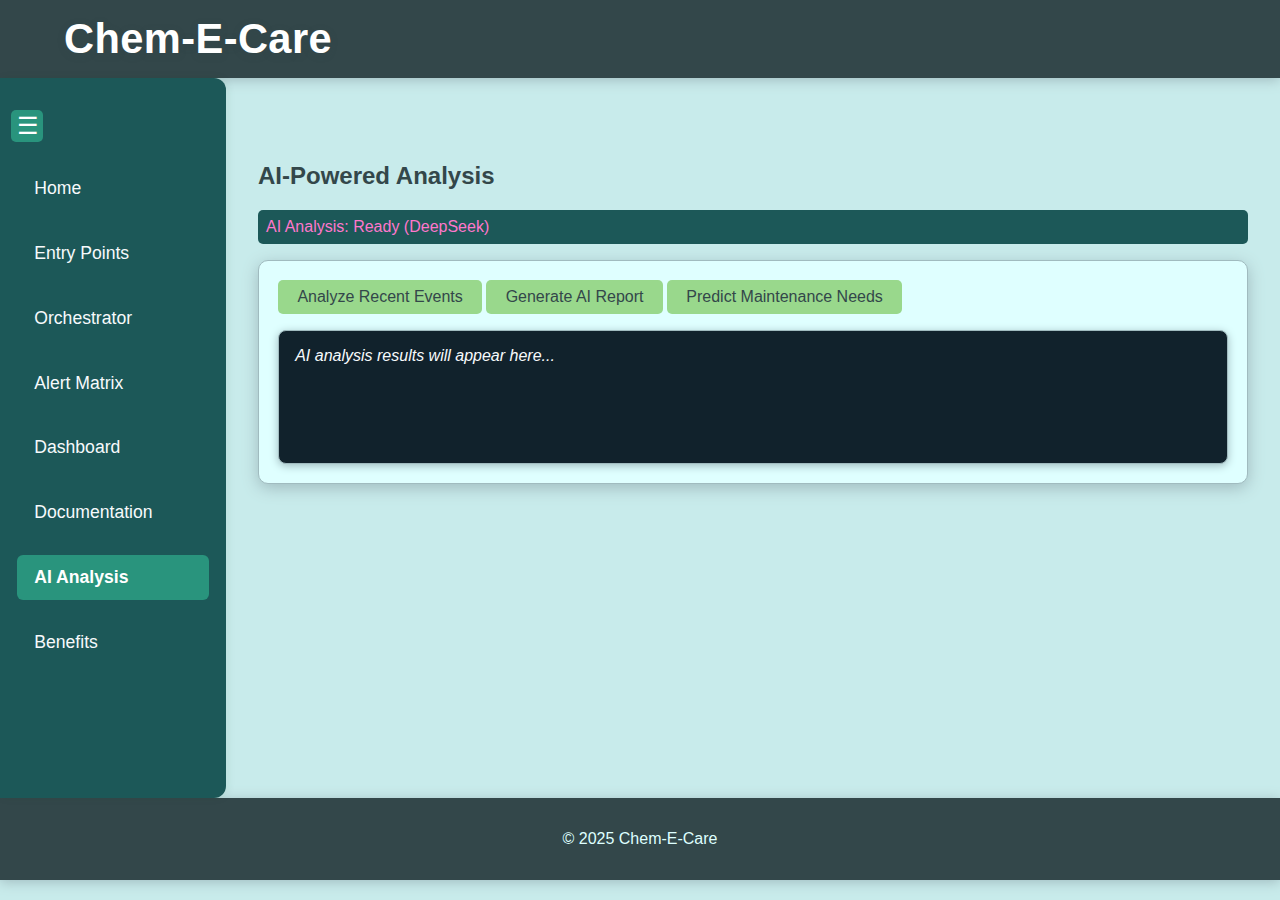
<file: AIAnalysis.html>
<!DOCTYPE html>
<html lang="en">
<head>
  <meta charset="UTF-8">
  <meta name="viewport" content="width=device-width, initial-scale=1.0">
  <title>Chem-E-Care | AI Analysis</title>
  <link rel="stylesheet" href="Styles/styles.css">
</head>
<body>
  <header>
    <h1 class="site-title">Chem-E-Care</h1>
  </header>
  <div class="dashboard-layout">
    <nav id="sidebar" aria-label="Sidebar Navigation" class="open">
      <div class="sidebar-toggle-container">
        <button id="sidebar-toggle" aria-label="Toggle Sidebar" aria-expanded="true">☰</button>
      </div>
      <ul>
        <li><a class="tab-btn" href="index.html">Home</a></li>
        <li><a class="tab-btn" href="EntryPoints.html">Entry Points</a></li>
        <li><a class="tab-btn" href="Orchestrator.html">Orchestrator</a></li>
        <li><a class="tab-btn" href="AlertMatrix.html">Alert Matrix</a></li>
        <li><a class="tab-btn" href="Dashboard.html">Dashboard</a></li>
        <li><a class="tab-btn" href="Documentation.html">Documentation</a></li>
        <li><a class="tab-btn active" href="AIAnalysis.html">AI Analysis</a></li>
        <li><a class="tab-btn" href="Benifits.html">Benefits</a></li>
      </ul>
    </nav>
    <main id="tab-content">
      <section>
        <h2>AI-Powered Analysis</h2>
        <div id="ai-status" style="margin-top:1em; padding: 0.5rem; border-radius: 5px; background: #1c5858; color: #f7c;">
          <span id="ai-status-text">AI Analysis: Ready</span>
        </div>
        <div id="ai-analysis-panel" style="margin-top: 1em;">
          <button id="analyze-events" class="btn">Analyze Recent Events</button>
          <button id="generate-ai-report" class="btn">Generate AI Report</button>
          <button id="predict-maintenance" class="btn">Predict Maintenance Needs</button>
          <div id="ai-results" style="margin-top:1rem; background: #11222c; border-radius: 8px; padding:1em; min-height: 100px; color: #f7fafc;">
            <em>AI analysis results will appear here...</em>
          </div>
        </div>
      </section>
    </main>
  </div>
  <footer>
    <p>&copy; 2025 Chem-E-Care</p>
  </footer>
  <script src="app.js"></script>
  <script>
    // Sidebar toggle functionality
    document.addEventListener('DOMContentLoaded', function() {
      const sidebar = document.getElementById('sidebar');
      const layout = document.querySelector('.dashboard-layout');
      const toggleBtn = document.getElementById('sidebar-toggle');
      
      if (toggleBtn) {
        toggleBtn.addEventListener('click', function() {
          sidebar.classList.toggle('closed');
          layout.classList.toggle('sidebar-closed');
          const isOpen = !sidebar.classList.contains('closed');
          toggleBtn.setAttribute('aria-expanded', isOpen);
        });
      }
    });
  </script>
</body>
</html>
</file>
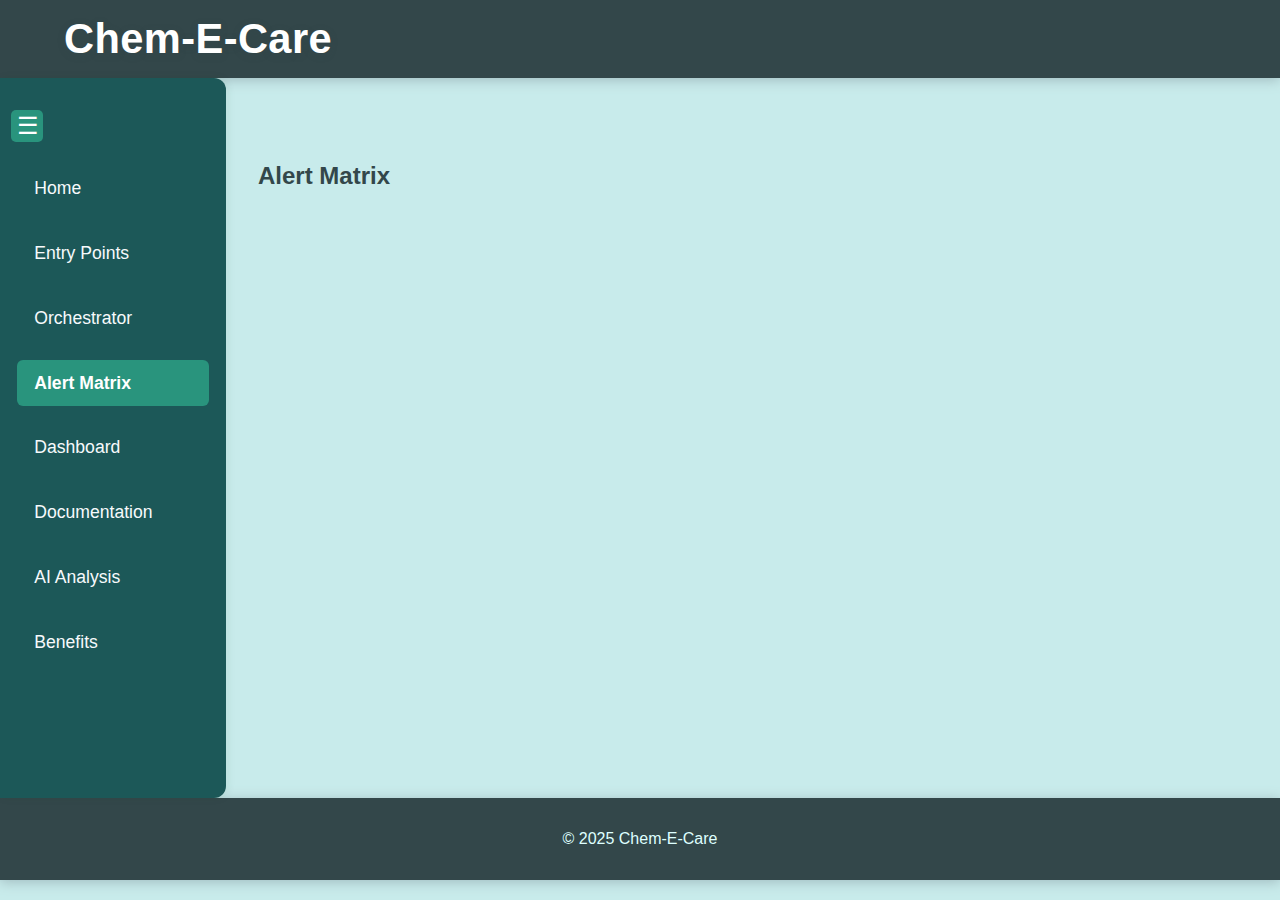
<file: AlertMatrix.html>
<!DOCTYPE html>
<html lang="en">
<head>
  <meta charset="UTF-8">
  <meta name="viewport" content="width=device-width, initial-scale=1.0">
  <title>Chem-E-Care | Alert Matrix</title>
  <link rel="stylesheet" href="Styles/styles.css">
</head>
<body>
  <header>
    <h1 class="site-title">Chem-E-Care</h1>
  </header>
  <div class="dashboard-layout">
    <nav id="sidebar" aria-label="Sidebar Navigation" class="open">
      <div class="sidebar-toggle-container">
        <button id="sidebar-toggle" aria-label="Toggle Sidebar" aria-expanded="true">☰</button>
      </div>
      <ul>
        <li><a class="tab-btn" href="/">Home</a></li>
        <li><a class="tab-btn" href="/entry-points">Entry Points</a></li>
        <li><a class="tab-btn" href="/orchestrator">Orchestrator</a></li>
        <li><a class="tab-btn active" href="/alert-matrix">Alert Matrix</a></li>
        <li><a class="tab-btn" href="/dashboard">Dashboard</a></li>
        <li><a class="tab-btn" href="/documentation">Documentation</a></li>
        <li><a class="tab-btn" href="/ai-analysis">AI Analysis</a></li>
        <li><a class="tab-btn" href="/benefits">Benefits</a></li>
      </ul>
    </nav>
    <main id="tab-content">
      <section>
        <h2>Alert Matrix</h2>
        <div id="alert-list"></div>
      </section>
    </main>
  </div>
  <footer>
    <p>&copy; 2025 Chem-E-Care</p>
  </footer>
  <script src="app.js"></script>
  <script>
    // Sidebar toggle functionality
    document.addEventListener('DOMContentLoaded', function() {
      const sidebar = document.getElementById('sidebar');
      const layout = document.querySelector('.dashboard-layout');
      const toggleBtn = document.getElementById('sidebar-toggle');
      
      if (toggleBtn) {
        toggleBtn.addEventListener('click', function() {
          sidebar.classList.toggle('closed');
          layout.classList.toggle('sidebar-closed');
          const isOpen = !sidebar.classList.contains('closed');
          toggleBtn.setAttribute('aria-expanded', isOpen);
        });
      }
    });
  </script>
</body>
</html>
</file>
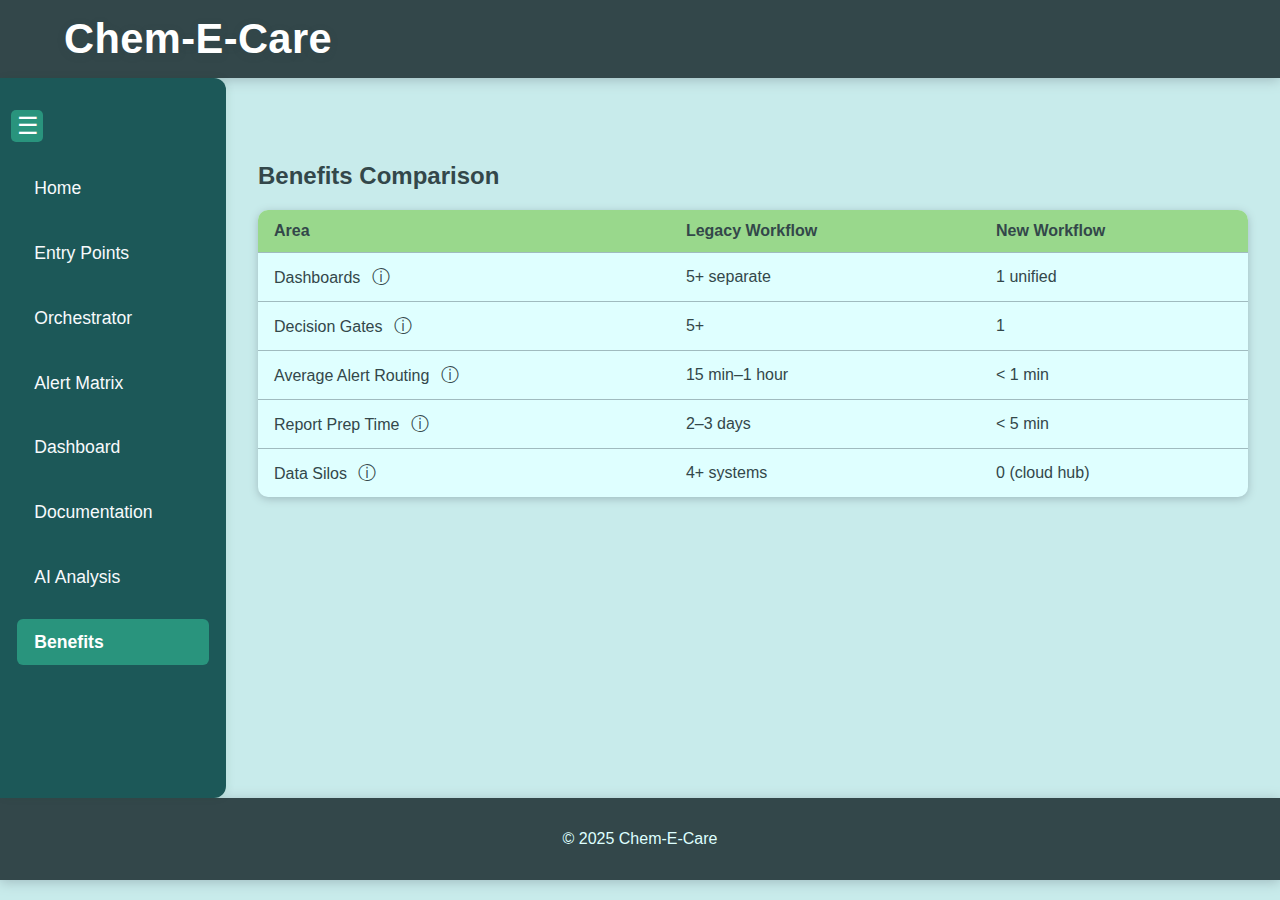
<file: Benifits.html>
<!DOCTYPE html>
<html lang="en">
<head>
  <meta charset="UTF-8">
  <meta name="viewport" content="width=device-width, initial-scale=1.0">
  <title>Chem-E-Care | Benefits</title>
  <link rel="stylesheet" href="Styles/styles.css">
</head>
<body>
  <header>
    <h1 class="site-title">Chem-E-Care</h1>
  </header>
  <div class="dashboard-layout">
    <nav id="sidebar" aria-label="Sidebar Navigation" class="open">
      <div class="sidebar-toggle-container">
        <button id="sidebar-toggle" aria-label="Toggle Sidebar" aria-expanded="true">☰</button>
      </div>
      <ul>
        <li><a class="tab-btn" href="index.html">Home</a></li>
        <li><a class="tab-btn" href="EntryPoints.html">Entry Points</a></li>
        <li><a class="tab-btn" href="Orchestrator.html">Orchestrator</a></li>
        <li><a class="tab-btn" href="AlertMatrix.html">Alert Matrix</a></li>
        <li><a class="tab-btn" href="Dashboard.html">Dashboard</a></li>
        <li><a class="tab-btn" href="Documentation.html">Documentation</a></li>
        <li><a class="tab-btn" href="AIAnalysis.html">AI Analysis</a></li>
        <li><a class="tab-btn active" href="Benifits.html">Benefits</a></li>
      </ul>
    </nav>
    <main id="tab-content">
      <section>
        <h2>Benefits Comparison</h2>
        <div id="benefits-table"></div>
      </section>
    </main>
  </div>
  <footer>
    <p>&copy; 2025 Chem-E-Care</p>
  </footer>
  <script src="app.js"></script>
  <script>
    // Sidebar toggle functionality
    document.addEventListener('DOMContentLoaded', function() {
      const sidebar = document.getElementById('sidebar');
      const layout = document.querySelector('.dashboard-layout');
      const toggleBtn = document.getElementById('sidebar-toggle');
      
      if (toggleBtn) {
        toggleBtn.addEventListener('click', function() {
          sidebar.classList.toggle('closed');
          layout.classList.toggle('sidebar-closed');
          const isOpen = !sidebar.classList.contains('closed');
          toggleBtn.setAttribute('aria-expanded', isOpen);
        });
      }
    });
  </script>
</body>
</html>
</file>
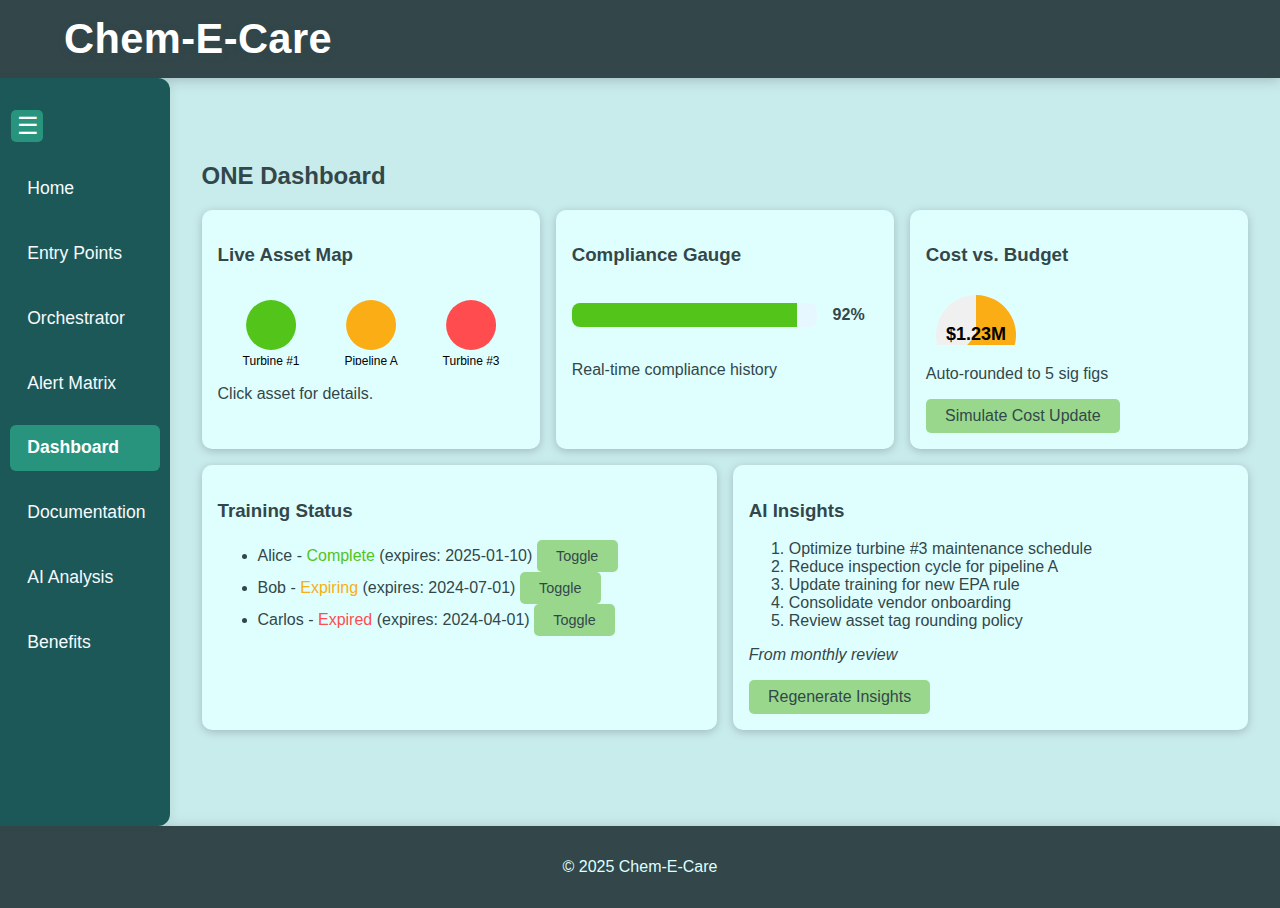
<file: Dashboard.html>
<!DOCTYPE html>
<html lang="en">
<head>
  <meta charset="UTF-8">
  <meta name="viewport" content="width=device-width, initial-scale=1.0">
  <title>Chem-E-Care | Dashboard</title>
  <link rel="stylesheet" href="Styles/styles.css">
</head>
<body>
  <header>
    <h1 class="site-title">Chem-E-Care</h1>
  </header>
  <div class="dashboard-layout">
    <nav id="sidebar" aria-label="Sidebar Navigation" class="open">
      <div class="sidebar-toggle-container">
        <button id="sidebar-toggle" aria-label="Toggle Sidebar" aria-expanded="true">☰</button>
      </div>
      <ul>
        <li><a class="tab-btn" href="index.html">Home</a></li>
        <li><a class="tab-btn" href="EntryPoints.html">Entry Points</a></li>
        <li><a class="tab-btn" href="Orchestrator.html">Orchestrator</a></li>
        <li><a class="tab-btn" href="AlertMatrix.html">Alert Matrix</a></li>
        <li><a class="tab-btn active" href="Dashboard.html">Dashboard</a></li>
        <li><a class="tab-btn" href="Documentation.html">Documentation</a></li>
        <li><a class="tab-btn" href="AIAnalysis.html">AI Analysis</a></li>
        <li><a class="tab-btn" href="Benifits.html">Benefits</a></li>
      </ul>
    </nav>
    <main id="tab-content">
      <section>
        <h2>ONE Dashboard</h2>
        <div class="dashboard-panels">
          <div id="asset-map" class="dashboard-panel" tabindex="0" aria-label="Asset Map"></div>
          <div id="compliance-gauge" class="dashboard-panel" tabindex="0" aria-label="Compliance Gauge"></div>
          <div id="cost-dial" class="dashboard-panel" tabindex="0" aria-label="Cost vs Budget"></div>
          <div id="training-status" class="dashboard-panel" tabindex="0" aria-label="Training Status"></div>
          <div id="ai-insights" class="dashboard-panel" tabindex="0" aria-label="AI Insights"></div>
        </div>
      </section>
    </main>
  </div>
  <footer>
    <p>&copy; 2025 Chem-E-Care</p>
  </footer>
  <script src="app.js"></script>
  <script>
    // Sidebar toggle functionality
    document.addEventListener('DOMContentLoaded', function() {
      const sidebar = document.getElementById('sidebar');
      const layout = document.querySelector('.dashboard-layout');
      const toggleBtn = document.getElementById('sidebar-toggle');
      
      if (toggleBtn) {
        toggleBtn.addEventListener('click', function() {
          sidebar.classList.toggle('closed');
          layout.classList.toggle('sidebar-closed');
          const isOpen = !sidebar.classList.contains('closed');
          toggleBtn.setAttribute('aria-expanded', isOpen);
        });
      }
    });
  </script>
</body>
</html>
</file>
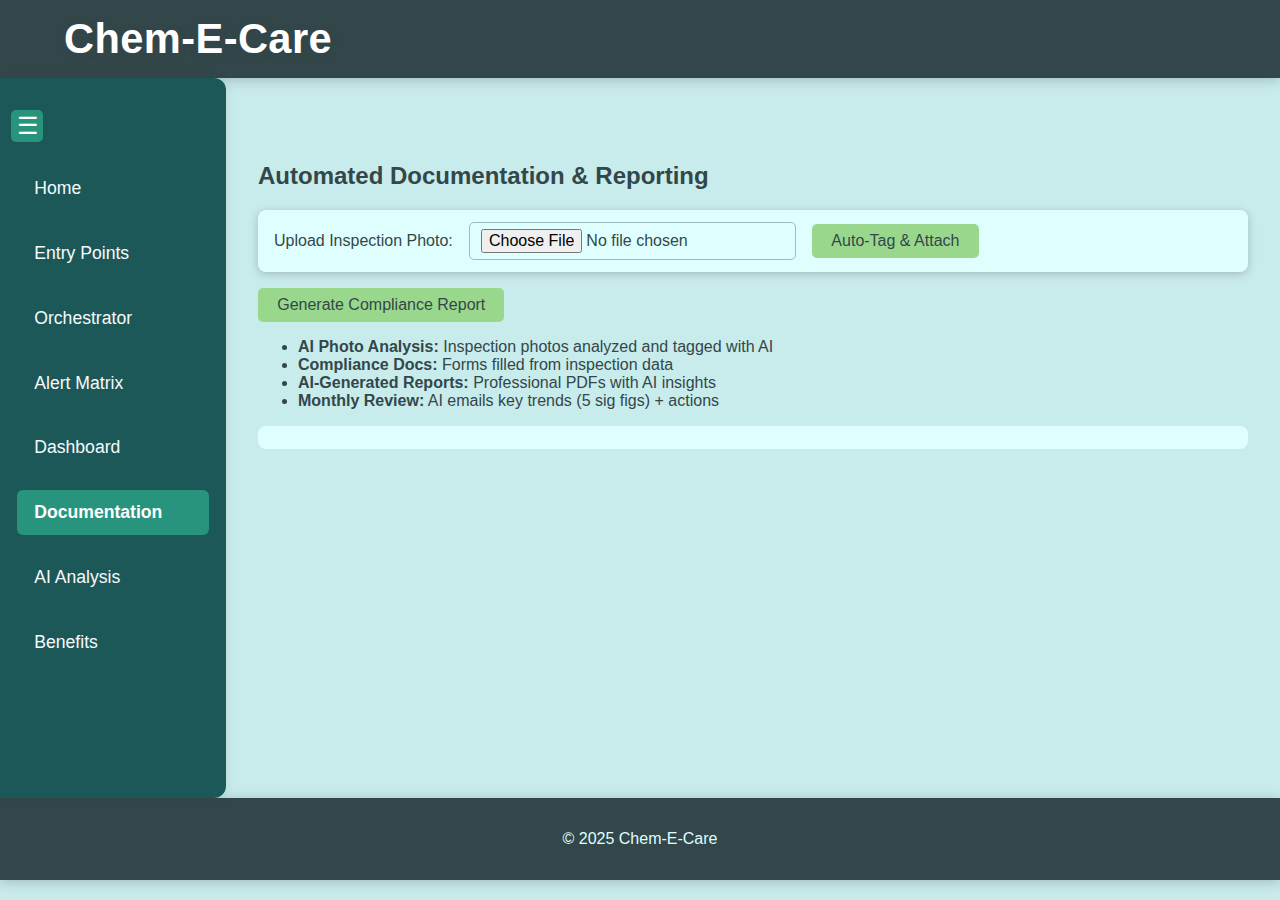
<file: Documentation.html>
<!DOCTYPE html>
<html lang="en">
<head>
  <meta charset="UTF-8">
  <meta name="viewport" content="width=device-width, initial-scale=1.0">
  <title>Chem-E-Care | Documentation</title>
  <link rel="stylesheet" href="Styles/styles.css">
</head>
<body>
  <header>
    <h1 class="site-title">Chem-E-Care</h1>
  </header>
  <div class="dashboard-layout">
    <nav id="sidebar" aria-label="Sidebar Navigation" class="open">
      <div class="sidebar-toggle-container">
        <button id="sidebar-toggle" aria-label="Toggle Sidebar" aria-expanded="true">☰</button>
      </div>
      <ul>
        <li><a class="tab-btn" href="index.html">Home</a></li>
        <li><a class="tab-btn" href="EntryPoints.html">Entry Points</a></li>
        <li><a class="tab-btn" href="Orchestrator.html">Orchestrator</a></li>
        <li><a class="tab-btn" href="AlertMatrix.html">Alert Matrix</a></li>
        <li><a class="tab-btn" href="Dashboard.html">Dashboard</a></li>
        <li><a class="tab-btn active" href="Documentation.html">Documentation</a></li>
        <li><a class="tab-btn" href="AIAnalysis.html">AI Analysis</a></li>
        <li><a class="tab-btn" href="Benifits.html">Benefits</a></li>
      </ul>
    </nav>
    <main id="tab-content">
      <section>
        <h2>Automated Documentation & Reporting</h2>
        <form id="doc-upload-form" enctype="multipart/form-data">
          <label for="doc-photo">Upload Inspection Photo:</label>
          <input id="doc-photo" type="file" accept="image/*" />
          <button type="submit">Auto-Tag & Attach</button>
        </form>
        <div id="doc-preview"></div>
        <button id="generate-report">Generate Compliance Report</button>
        <div id="documentation-panel"></div>
        <div id="monthly-review-log"></div>
      </section>
    </main>
  </div>
  <footer>
    <p>&copy; 2025 Chem-E-Care</p>
  </footer>
  <script src="app.js"></script>
  <script>
    // Sidebar toggle functionality
    document.addEventListener('DOMContentLoaded', function() {
      const sidebar = document.getElementById('sidebar');
      const layout = document.querySelector('.dashboard-layout');
      const toggleBtn = document.getElementById('sidebar-toggle');
      
      if (toggleBtn) {
        toggleBtn.addEventListener('click', function() {
          sidebar.classList.toggle('closed');
          layout.classList.toggle('sidebar-closed');
          const isOpen = !sidebar.classList.contains('closed');
          toggleBtn.setAttribute('aria-expanded', isOpen);
        });
      }
    });
  </script>
</body>
</html>
</file>
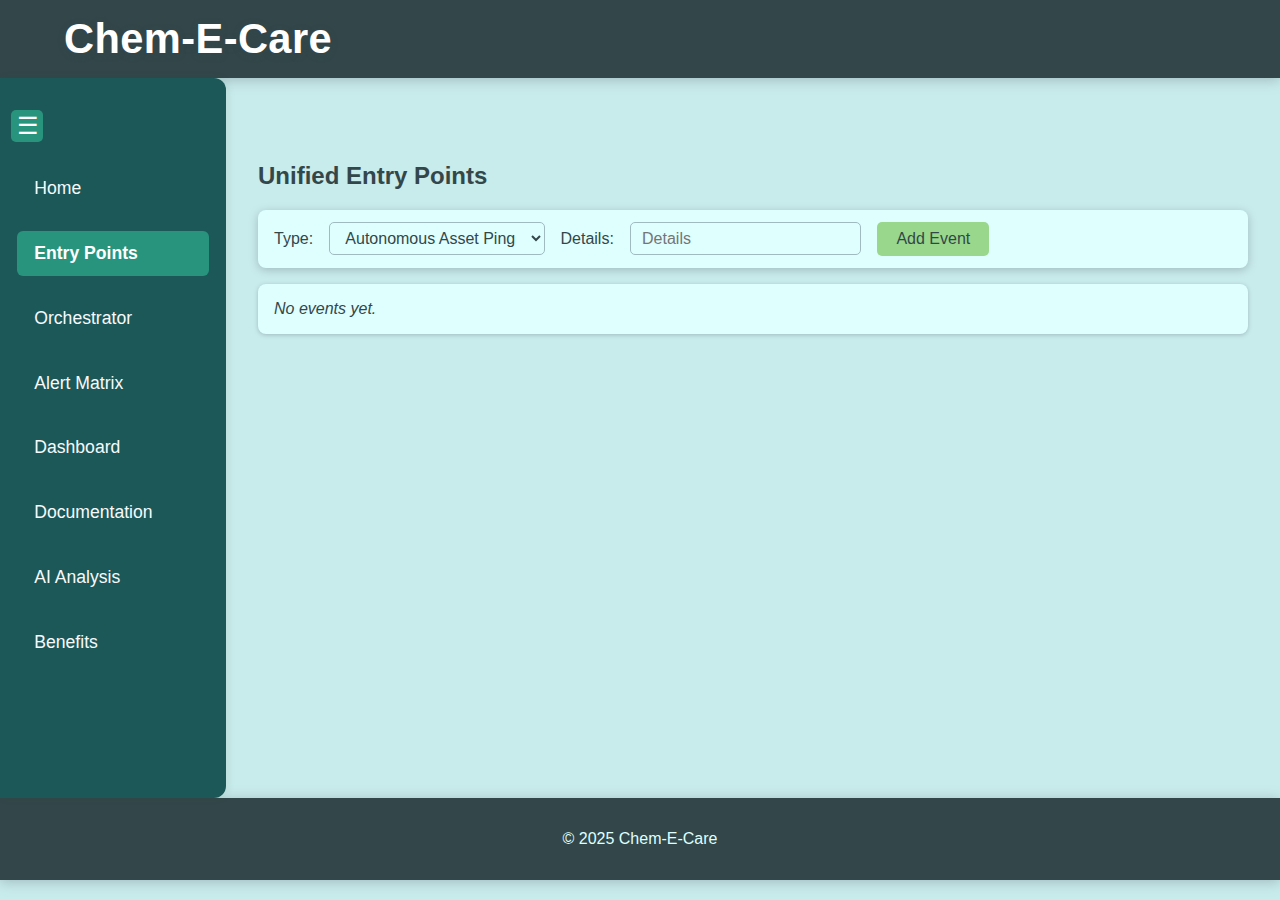
<file: EntryPoints.html>
<!DOCTYPE html>
<html lang="en">
<head>
  <meta charset="UTF-8">
  <meta name="viewport" content="width=device-width, initial-scale=1.0">
  <title>Chem-E-Care | Entry Points</title>
  <link rel="stylesheet" href="Styles/styles.css">
</head>
<body>
  <header>
    <h1 class="site-title">Chem-E-Care</h1>
  </header>
  <div class="dashboard-layout">
    <nav id="sidebar" aria-label="Sidebar Navigation" class="open">
      <div class="sidebar-toggle-container">
        <button id="sidebar-toggle" aria-label="Toggle Sidebar" aria-expanded="true">☰</button>
      </div>
      <ul>
        <li><a class="tab-btn" href="index.html">Home</a></li>
        <li><a class="tab-btn active" href="EntryPoints.html">Entry Points</a></li>
        <li><a class="tab-btn" href="Orchestrator.html">Orchestrator</a></li>
        <li><a class="tab-btn" href="AlertMatrix.html">Alert Matrix</a></li>
        <li><a class="tab-btn" href="Dashboard.html">Dashboard</a></li>
        <li><a class="tab-btn" href="Documentation.html">Documentation</a></li>
        <li><a class="tab-btn" href="AIAnalysis.html">AI Analysis</a></li>
        <li><a class="tab-btn" href="Benifits.html">Benefits</a></li>
      </ul>
    </nav>
    <main id="tab-content">
      <section>
        <h2>Unified Entry Points</h2>
        <form id="event-form" aria-label="Add Event">
          <label for="event-type">Type:</label>
          <select id="event-type" required>
            <option value="Autonomous Asset Ping">Autonomous Asset Ping</option>
            <option value="Scheduled Cycle">Scheduled Cycle</option>
            <option value="Regulatory Update">Regulatory Update</option>
            <option value="Contractor Event">Contractor Event</option>
            <option value="Incident Flag">Incident Flag</option>
          </select>
          <label for="event-details">Details:</label>
          <input id="event-details" type="text" placeholder="Details" required />
          <button type="submit">Add Event</button>
        </form>
        <div id="event-log" aria-live="polite"></div>
      </section>
    </main>
  </div>
  <footer>
    <p>&copy; 2025 Chem-E-Care</p>
  </footer>
  <script src="app.js"></script>
  <script>
    // Sidebar toggle functionality
    document.addEventListener('DOMContentLoaded', function() {
      const sidebar = document.getElementById('sidebar');
      const layout = document.querySelector('.dashboard-layout');
      const toggleBtn = document.getElementById('sidebar-toggle');
      
      if (toggleBtn) {
        toggleBtn.addEventListener('click', function() {
          sidebar.classList.toggle('closed');
          layout.classList.toggle('sidebar-closed');
          const isOpen = !sidebar.classList.contains('closed');
          toggleBtn.setAttribute('aria-expanded', isOpen);
        });
      }
    });
  </script>
</body>
</html>
</file>
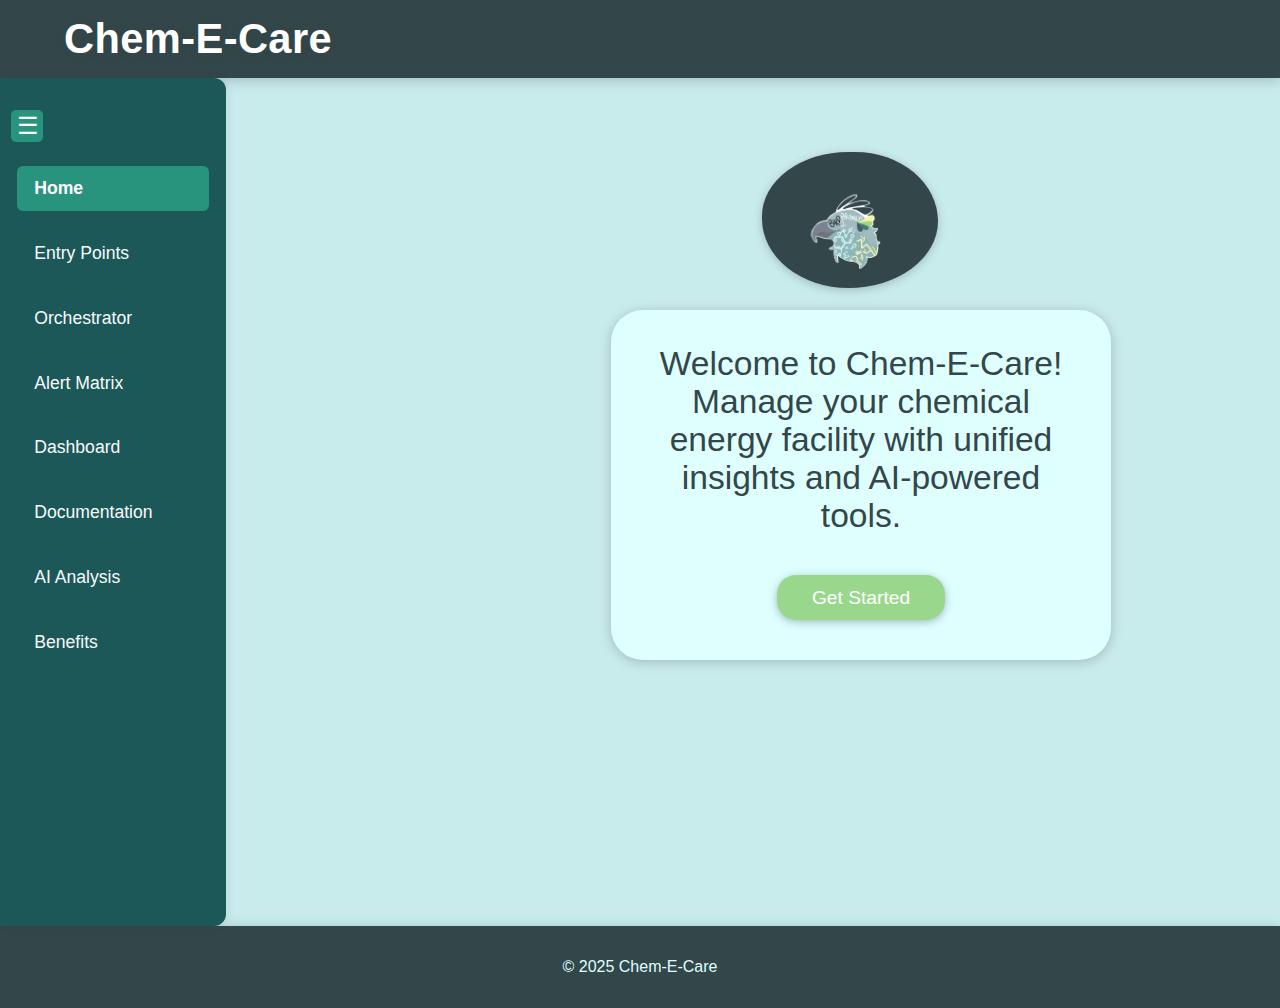
<file: Home.html>
<!DOCTYPE html>
<html lang="en">
<head>
  <meta charset="UTF-8">
  <meta name="viewport" content="width=device-width, initial-scale=1.0">
  <title>Chem-E-Care | Home</title>
  <link rel="stylesheet" href="Styles/styles.css">
</head>
<body>
  <header>
    <h1 class="site-title">Chem-E-Care</h1>
  </header>
  <div class="dashboard-layout">
    <nav id="sidebar" aria-label="Sidebar Navigation" class="open">
      <div class="sidebar-toggle-container">
        <button id="sidebar-toggle" aria-label="Toggle Sidebar" aria-expanded="true">☰</button>
      </div>
      <ul>
        <li><a class="tab-btn active" href="/">Home</a></li>
        <li><a class="tab-btn" href="/entry-points">Entry Points</a></li>
        <li><a class="tab-btn" href="/orchestrator">Orchestrator</a></li>
        <li><a class="tab-btn" href="/alert-matrix">Alert Matrix</a></li>
        <li><a class="tab-btn" href="/dashboard">Dashboard</a></li>
        <li><a class="tab-btn" href="/documentation">Documentation</a></li>
        <li><a class="tab-btn" href="/ai-analysis">AI Analysis</a></li>
        <li><a class="tab-btn" href="/benefits">Benefits</a></li>
      </ul>
    </nav>
    <main id="tab-content">
      <div class="sketch-layout">
        <aside class="sketch-sidebar"></aside>
        <div class="sketch-main">
          <img src="logo.png" alt="bird2branch logo" class="sketch-logo" />
          <div class="sketch-card">
            <div class="sketch-body-text">Welcome to Chem-E-Care!<br>Manage your chemical energy facility with unified insights and AI-powered tools.</div>
            <a href="/entry-points"><button class="sketch-get-started">Get Started</button></a>
          </div>
        </div>
      </div>
    </main>
  </div>
  <footer>
    <p>&copy; 2025 Chem-E-Care</p>
  </footer>
  <script>
    // Sidebar toggle functionality
    document.addEventListener('DOMContentLoaded', function() {
      const sidebar = document.getElementById('sidebar');
      const layout = document.querySelector('.dashboard-layout');
      const toggleBtn = document.getElementById('sidebar-toggle');
      
      if (toggleBtn) {
        toggleBtn.addEventListener('click', function() {
          sidebar.classList.toggle('closed');
          layout.classList.toggle('sidebar-closed');
          const isOpen = !sidebar.classList.contains('closed');
          toggleBtn.setAttribute('aria-expanded', isOpen);
        });
      }
    });
  </script>
</body>
</html>
</file>
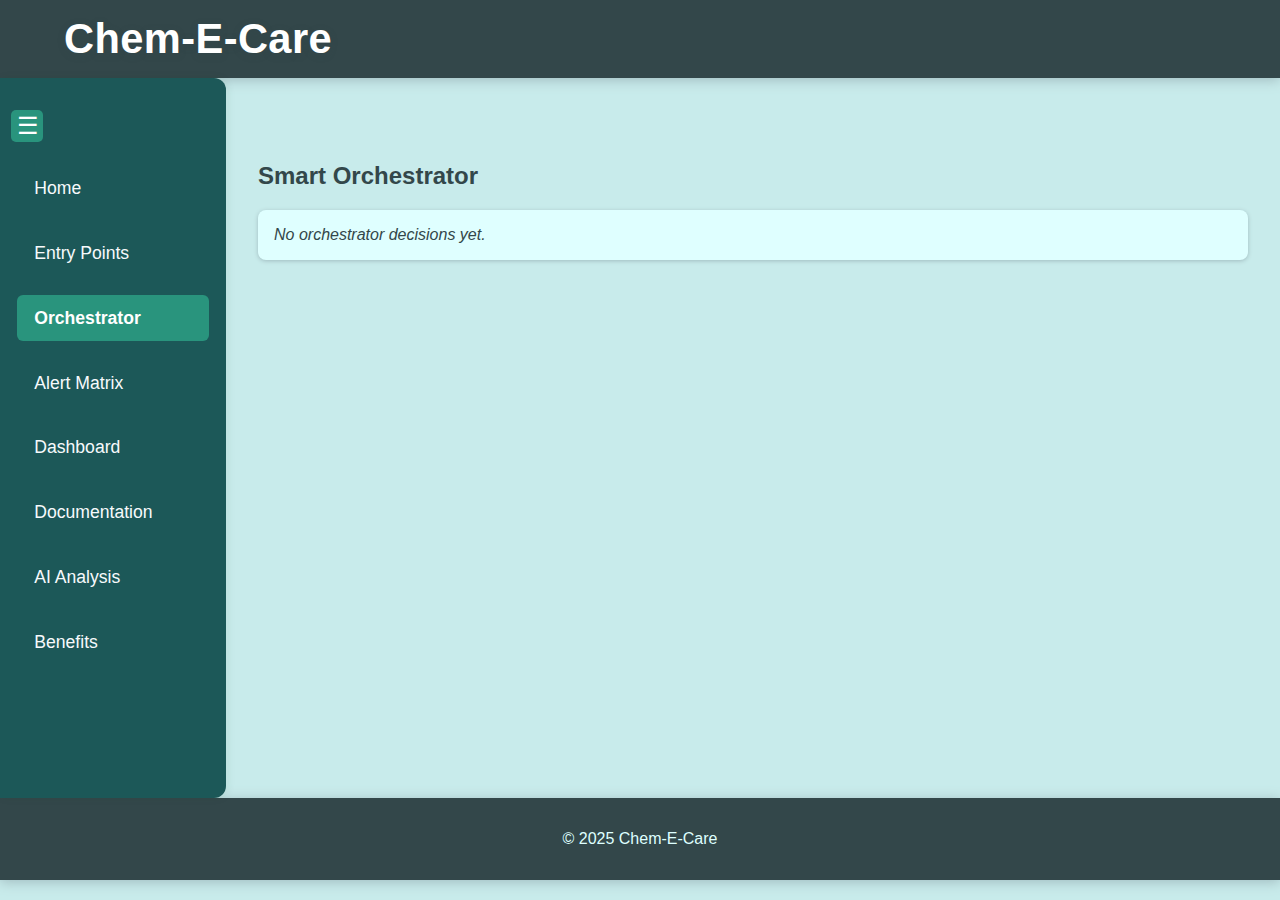
<file: Orchestrator.html>
<!DOCTYPE html>
<html lang="en">
<head>
  <meta charset="UTF-8">
  <meta name="viewport" content="width=device-width, initial-scale=1.0">
  <title>Chem-E-Care | Orchestrator</title>
  <link rel="stylesheet" href="Styles/styles.css">
</head>
<body>
  <header>
    <h1 class="site-title">Chem-E-Care</h1>
  </header>
  <div class="dashboard-layout">
    <nav id="sidebar" aria-label="Sidebar Navigation" class="open">
      <div class="sidebar-toggle-container">
        <button id="sidebar-toggle" aria-label="Toggle Sidebar" aria-expanded="true">☰</button>
      </div>
      <ul>
        <li><a class="tab-btn" href="/">Home</a></li>
        <li><a class="tab-btn" href="/entry-points">Entry Points</a></li>
        <li><a class="tab-btn active" href="/orchestrator">Orchestrator</a></li>
        <li><a class="tab-btn" href="/alert-matrix">Alert Matrix</a></li>
        <li><a class="tab-btn" href="/dashboard">Dashboard</a></li>
        <li><a class="tab-btn" href="/documentation">Documentation</a></li>
        <li><a class="tab-btn" href="/ai-analysis">AI Analysis</a></li>
        <li><a class="tab-btn" href="/benefits">Benefits</a></li>
      </ul>
    </nav>
    <main id="tab-content">
      <section>
        <h2>Smart Orchestrator</h2>
        <div id="orchestrator-log"></div>
      </section>
    </main>
  </div>
  <footer>
    <p>&copy; 2025 Chem-E-Care</p>
  </footer>
  <script src="app.js"></script>
  <script>
    // Sidebar toggle functionality
    document.addEventListener('DOMContentLoaded', function() {
      const sidebar = document.getElementById('sidebar');
      const layout = document.querySelector('.dashboard-layout');
      const toggleBtn = document.getElementById('sidebar-toggle');
      
      if (toggleBtn) {
        toggleBtn.addEventListener('click', function() {
          sidebar.classList.toggle('closed');
          layout.classList.toggle('sidebar-closed');
          const isOpen = !sidebar.classList.contains('closed');
          toggleBtn.setAttribute('aria-expanded', isOpen);
        });
      }
    });
  </script>
</body>
</html>
</file>
<file: Styles/styles.css>
html, body {
  min-height: 100vh;
}
body {
  font-family: 'Segoe UI', Arial, sans-serif;
  margin: 0;
  background: #c8ebeb;
  color: #33474a;
}
header, footer {
  background: #33474a;
  color: #dfffff;
  padding: 1rem 2rem;
  text-align: center;
  box-shadow: 0 2px 12px #a0bbbf;
}
.site-title {
  color: #fff;
  font-size: 2.6rem;
  font-weight: bold;
  margin: 0;
  text-shadow: 0 2px 8px #33474a33;
  line-height: 1.1;
  letter-spacing: 0.01em;
  text-align: left;
  margin-left: 2rem;
}
main {
  max-width: 1200px;
  margin: 2rem auto;
  padding: 0 1rem;
}
section {
  margin-bottom: 2rem;
}
h1, h2, h3, h4, h5, h6 {
  color: #33474a;
}
.dashboard-panels {
  display: flex;
  flex-wrap: wrap;
  gap: 1rem;
}
.dashboard-panel {
  background: #dfffff;
  border-radius: 10px;
  box-shadow: 0 2px 8px #a0bbbf;
  padding: 1rem;
  flex: 1 1 220px;
  min-width: 220px;
  min-height: 180px;
  transition: box-shadow 0.2s;
  outline: none;
  color: #33474a;
}
.dashboard-panel:focus, .dashboard-panel:hover {
  box-shadow: 0 4px 16px #a0bbbf;
}
#alert-list .alert {
  display: flex;
  align-items: center;
  justify-content: space-between;
  padding: 0.75rem 1rem;
  margin-bottom: 0.5rem;
  border-radius: 6px;
  font-weight: 500;
  transition: background 0.2s;
  cursor: pointer;
  box-shadow: 0 2px 8px #a0bbbf;
  background: #dfffff;
  color: #33474a;
}
.alert-critical, .alert-compliance, .alert-asset, .alert-rounding, .alert-training {
  background: #dfffff;
  color: #33474a;
  border: none;
}
.alert .timer {
  font-size: 0.9em;
  margin-left: 1em;
  font-weight: 400;
}
#event-form, #doc-upload-form {
  display: flex;
  flex-wrap: wrap;
  gap: 0.5rem 1rem;
  align-items: center;
  margin-bottom: 1rem;
  background: #dfffff;
  padding: 0.75rem 1rem;
  border-radius: 8px;
  color: #33474a;
  box-shadow: 0 2px 8px #a0bbbf;
}
#event-form label, #doc-upload-form label {
  font-weight: 500;
}
#event-form input, #event-form select, #doc-upload-form input {
  padding: 0.4rem 0.7rem;
  border: 1px solid #a0bbbf;
  border-radius: 5px;
  font-size: 1em;
  background: #dfffff;
  color: #33474a;
}
#event-form button, #doc-upload-form button, #generate-report, #modal-close, .btn {
  background: #99d88c;
  color: #33474a;
  border: none;
  border-radius: 5px;
  padding: 0.5rem 1.2rem;
  font-size: 1em;
  cursor: pointer;
  transition: background 0.2s;
}
#event-form button:hover, #doc-upload-form button:hover, #generate-report:hover, #modal-close:hover, .btn:hover {
  background: #33474a;
  color: #dfffff;
}
#event-log, #orchestrator-log {
  background: #dfffff;
  border-radius: 8px;
  box-shadow: 0 1px 4px #a0bbbf;
  padding: 1rem;
  margin-top: 1rem;
  max-height: 200px;
  overflow-y: auto;
  color: #33474a;
}
#event-log .event, #orchestrator-log .orchestrator-entry {
  margin-bottom: 0.5rem;
  padding-bottom: 0.5rem;
  border-bottom: 1px solid #a0bbbf;
}
#event-log .event:last-child, #orchestrator-log .orchestrator-entry:last-child {
  border-bottom: none;
}
#modal-overlay {
  position: fixed;
  top: 0; left: 0; right: 0; bottom: 0;
  background: rgba(51,71,74,0.7);
  display: flex;
  align-items: center;
  justify-content: center;
  z-index: 1000;
  transition: opacity 0.2s;
}
#modal-overlay.hidden {
  display: none;
}
#modal-content {
  background: #dfffff;
  border-radius: 12px;
  padding: 2rem 2.5rem 1.5rem 2.5rem;
  min-width: 320px;
  max-width: 95vw;
  box-shadow: 0 8px 32px #a0bbbf;
  position: relative;
  color: #33474a;
}
#modal-close {
  position: absolute;
  top: 1rem;
  right: 1rem;
  font-size: 1.5em;
  background: none;
  color: #33474a;
  border: none;
  cursor: pointer;
}
#toast-container {
  position: fixed;
  bottom: 2rem;
  right: 2rem;
  z-index: 2000;
  display: flex;
  flex-direction: column;
  gap: 0.5rem;
}
.toast {
  background: #99d88c;
  color: #33474a;
  padding: 0.8rem 1.2rem;
  border-radius: 6px;
  box-shadow: 0 2px 8px #a0bbbf;
  font-size: 1em;
  opacity: 0.95;
  animation: fadein 0.3s;
}
@keyframes fadein {
  from { opacity: 0; transform: translateY(20px); }
  to { opacity: 0.95; transform: translateY(0); }
}
#doc-preview img {
  max-width: 120px;
  max-height: 120px;
  border-radius: 8px;
  margin-top: 0.5rem;
}
#monthly-review-log {
  margin-top: 1rem;
  background: #dfffff;
  border-radius: 8px;
  padding: 0.7rem 1rem;
  font-size: 0.98em;
  color: #33474a;
}
#benefits-table table {
  width: 100%;
  border-collapse: collapse;
  background: #dfffff;
  border-radius: 10px;
  overflow: hidden;
  box-shadow: 0 2px 8px #a0bbbf;
}
#benefits-table th, #benefits-table td {
  padding: 0.75rem 1rem;
  border-bottom: 1px solid #a0bbbf;
  text-align: left;
  position: relative;
  color: #33474a;
}
#benefits-table th {
  background: #99d88c;
  color: #33474a;
}
#benefits-table tr:last-child td {
  border-bottom: none;
}
.benefit-info {
  margin-left: 0.4em;
  color: #33474a;
  cursor: pointer;
  font-size: 1.1em;
}
.tooltip {
  position: absolute;
  left: 100%;
  top: 50%;
  transform: translateY(-50%);
  background: #33474a;
  color: #dfffff;
  padding: 0.4em 0.8em;
  border-radius: 5px;
  font-size: 0.95em;
  white-space: nowrap;
  z-index: 10;
  opacity: 0;
  pointer-events: none;
  transition: opacity 0.2s;
}
.benefit-info:hover + .tooltip, .benefit-info:focus + .tooltip {
  opacity: 1;
  pointer-events: auto;
}
#ai-status {
  margin-top: 1em;
  padding: 0.5rem;
  border-radius: 5px;
  background: #33474a;
  color: #dfffff;
}
#ai-analysis-panel {
  margin-top: 1em;
  background: #dfffff;
  border-radius: 10px;
  box-shadow: 0 4px 16px #a0bbbf;
  padding: 1.2rem;
  color: #33474a;
  border: 1.5px solid #a0bbbf;
}
#ai-analysis-panel h1, #ai-analysis-panel h2, #ai-analysis-panel h3 {
  color: #33474a;
}
#ai-results {
  margin-top: 1rem;
  background: #dfffff;
  border-radius: 8px;
  padding: 1em;
  min-height: 100px;
  color: #33474a;
  border: 1.5px solid #a0bbbf;
  box-shadow: 0 2px 8px #a0bbbf;
}
@media (max-width: 900px) {
  .dashboard-panels { flex-direction: column; }
  #modal-content { min-width: 90vw; }
}
.dashboard-layout {
  display: flex;
  min-height: 80vh;
}
#sidebar {
  width: 210px;
  background: #1c5858;
  padding: 2rem 0.5rem 2rem 0.5rem;
  border-top-right-radius: 12px;
  border-bottom-right-radius: 12px;
  min-height: 100%;
  box-shadow: 2px 0 8px rgba(26,71,24,0.07);
  transition: width 0.3s, min-width 0.3s, padding 0.3s;
  position: relative;
}
#sidebar.closed {
  width: 48px;
  min-width: 48px;
  padding: 1rem 0.2rem 1rem 0.2rem;
}
#sidebar.closed ul,
#sidebar.closed li,
#sidebar.closed .tab-btn {
  display: none;
}
#sidebar #sidebar-toggle {
  background: #29947d;
  color: #fff;
  border: none;
  border-radius: 5px;
  font-size: 1.5em;
  width: 32px;
  height: 32px;
  cursor: pointer;
  z-index: 2;
  transition: background 0.2s;
}
.sidebar-toggle-container {
  display: flex;
  justify-content: flex-start;
  align-items: center;
  padding-bottom: 1.5rem;
  padding-left: 0.2rem;
}
#sidebar #sidebar-toggle:hover {
  background: #53b1b1;
  color: #11222c;
}
.dashboard-layout.sidebar-closed #tab-content {
  padding-left: 1.5rem;
}
#sidebar ul {
  list-style: none;
  padding: 0;
  margin: 0;
}
#sidebar li {
  margin-bottom: 1.2rem;
}
.tab-btn {
  width: 75%;
  margin-left: auto;
  margin-right: auto;
  background: none;
  border: none;
  color: #f7fafc;
  font-size: 1.1em;
  padding: 0.7em 1em;
  text-align: left;
  border-radius: 6px;
  cursor: pointer;
  transition: background 0.2s, color 0.2s;
  outline: none;
  text-decoration: none;
  display: block;
}
.tab-btn.active, .tab-btn:focus {
  background: #29947d;
  color: #fff;
  font-weight: bold;
}
.tab-btn:hover:not(.active) {
  background: #DAFBFB;
  color: #33474a;
}
#tab-content {
  flex: 1 1 auto;
  padding: 2rem 2rem 2rem 2rem;
  min-width: 0;
}
.tab-section {
  display: none;
}
.tab-section.active {
  display: block;
} 

/* --- Sketch Page Styles --- */
.sketch-page {
  background: #c8ebeb;
  min-height: 100vh;
  display: flex;
  flex-direction: column;
  align-items: stretch;
  justify-content: flex-start;
  padding: 0;
}
.sketch-header {
  background: #33474a;
  border-radius: 0 0 2.5rem 2.5rem;
  padding: 2.5rem 0 2rem 0;
  margin-bottom: 0;
  text-align: center;
}
.sketch-title {
  color: #dfffff;
  font-size: 3rem;
  font-family: 'Comic Sans MS', 'Comic Sans', 'Segoe Print', cursive, sans-serif;
  font-weight: 400;
  margin: 0;
  letter-spacing: 0.05em;
}
.sketch-layout {
  display: flex;
  flex: 1 1 auto;
  min-height: 0;
  height: 80vh;
  background: #c8ebeb;
}
.sketch-sidebar {
  width: 120px;
  background: transparent;
  display: flex;
  flex-direction: column;
  align-items: flex-end;
  padding: 2.5rem 0.5rem 2.5rem 0;
  gap: 1.2rem;
}
.sketch-nav-pill {
  width: 80px;
  height: 28px;
  background: #dfffff;
  border-radius: 20px;
  margin-bottom: 0.5rem;
  opacity: 0.8;
}
.sketch-main {
  flex: 1 1 auto;
  display: flex;
  flex-direction: column;
  align-items: flex-start;
  justify-content: flex-start;
  padding: 10px 1rem 1rem 1rem;
  margin-left: 12.5rem;
}
.sketch-logo {
  width: 160px;
  height: 120px;
  object-fit: contain;
  background: #33474a;
  border-radius: 50% 48% 52% 50%/48% 52% 50% 52%;
  margin-top: 0;
  margin-bottom: 1.2rem;
  display: block;
  box-shadow: 0 2px 8px #a0bbbf;
  padding: 0.5rem;
  margin-left: 10rem;
}
.sketch-card {
  background: #dfffff;
  border-radius: 2rem;
  box-shadow: 0 2px 12px #a0bbbf;
  padding: 2.2rem 2.5rem 2.5rem 2.5rem;
  min-width: 320px;
  max-width: 420px;
  display: flex;
  flex-direction: column;
  align-items: center;
  margin-top: 0.2rem;
  margin-left: 9px;
}
.sketch-body-text {
  color: #33474a;
  font-size: 2.1rem;
  font-family: 'Comic Sans MS', 'Comic Sans', 'Segoe Print', cursive, sans-serif;
  margin-bottom: 2rem;
  text-align: center;
}
.sketch-get-started {
  background: #99d88c;
  color: #fff;
  font-size: 1.2rem;
  font-family: 'Comic Sans MS', 'Comic Sans', 'Segoe Print', cursive, sans-serif;
  border: none;
  border-radius: 1.2rem;
  padding: 0.7rem 2.2rem;
  margin-top: 0.5rem;
  cursor: pointer;
  box-shadow: 0 2px 8px #a0bbbf;
  transition: background 0.2s;
}
.sketch-get-started:hover {
  background: #33474a;
  color: #dfffff;
}
@media (max-width: 700px) {
  .sketch-layout {
    flex-direction: column;
    height: auto;
  }
  .sketch-sidebar {
    flex-direction: row;
    width: 100%;
    justify-content: center;
    align-items: center;
    padding: 1rem 0;
    gap: 0.7rem;
  }
  .sketch-main {
    padding: 1.5rem 0.5rem 1rem 0.5rem;
  }
  .sketch-card {
    min-width: 0;
    width: 90vw;
    padding: 1.2rem 0.5rem 1.5rem 0.5rem;
  }
}
</file>
